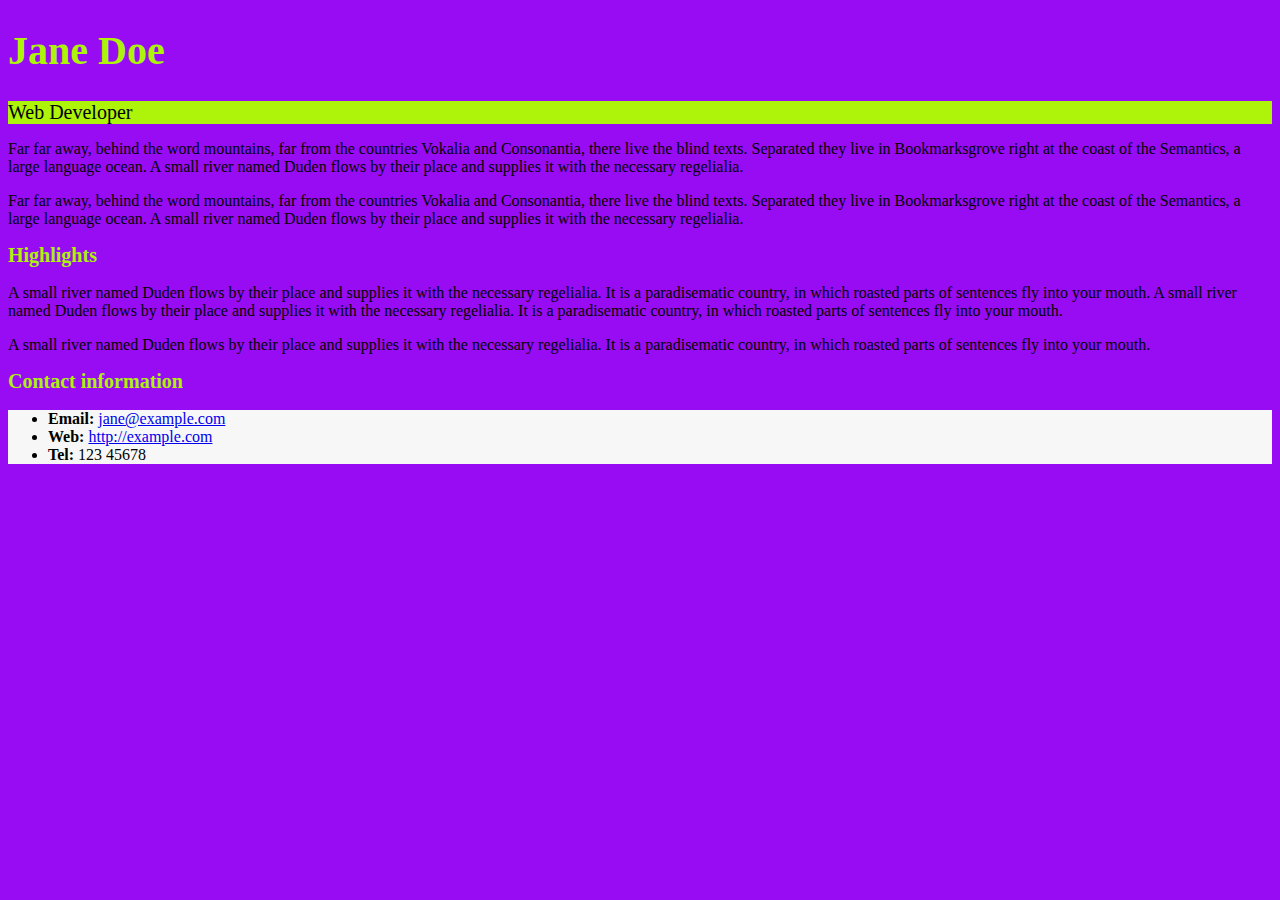
<file: Aula 7 - Mesa de trabalho/index.html>
<!DOCTYPE html>
<html lang="en">

  <head>
    <meta charset="utf-8">
    <title>Jane Doe</title>
    <link rel="stylesheet" href="./css/style.css">
  </head>

  <body>
    <header>
      <h1>Jane Doe</h1>
      <div class="job-title">Web Developer</div>
    </header>

    <main>
      <p>Far far away, behind the word mountains, far from the countries Vokalia and Consonantia, 
        there live the blind texts. Separated they live in Bookmarksgrove right at the coast of 
        the Semantics, a large language ocean. A small river named Duden flows by their place and 
        supplies it with the necessary regelialia.</p>
      <p>Far far away, behind the word mountains, far from the countries Vokalia and Consonantia, 
        there live the blind texts. Separated they live in Bookmarksgrove right at the coast of 
        the Semantics, a large language ocean. A small river named Duden flows by their place and 
        supplies it with the necessary regelialia.</p>

      <h2 id="high">Highlights</h2>

      <p>A small river named Duden flows by their place and supplies it with the necessary regelialia. 
        It is a paradisematic country, in which roasted parts of sentences fly into your mouth. 
        A small river named Duden flows by their place and supplies it with the necessary regelialia. 
        It is a paradisematic country, in which roasted parts of sentences fly into your mouth.</p>
      <p>A small river named Duden flows by their place and supplies it with the necessary regelialia. 
        It is a paradisematic country, in which roasted parts of sentences fly into your mouth.</p>

    </main>

    <footer>
      <h2>Contact information</h2>
      <ul>
        <li><strong>Email:</strong>
          <a href="mailto:jane@example.com">jane@example.com</a>
        </li>
        <li><strong>Web:</strong>
          <a href="http://example.com">http://example.com</a>
        </li>
        <li><strong>Tel:</strong> 123 45678</li>
      </ul>
    </footer>

  </body>

</html>
</file>
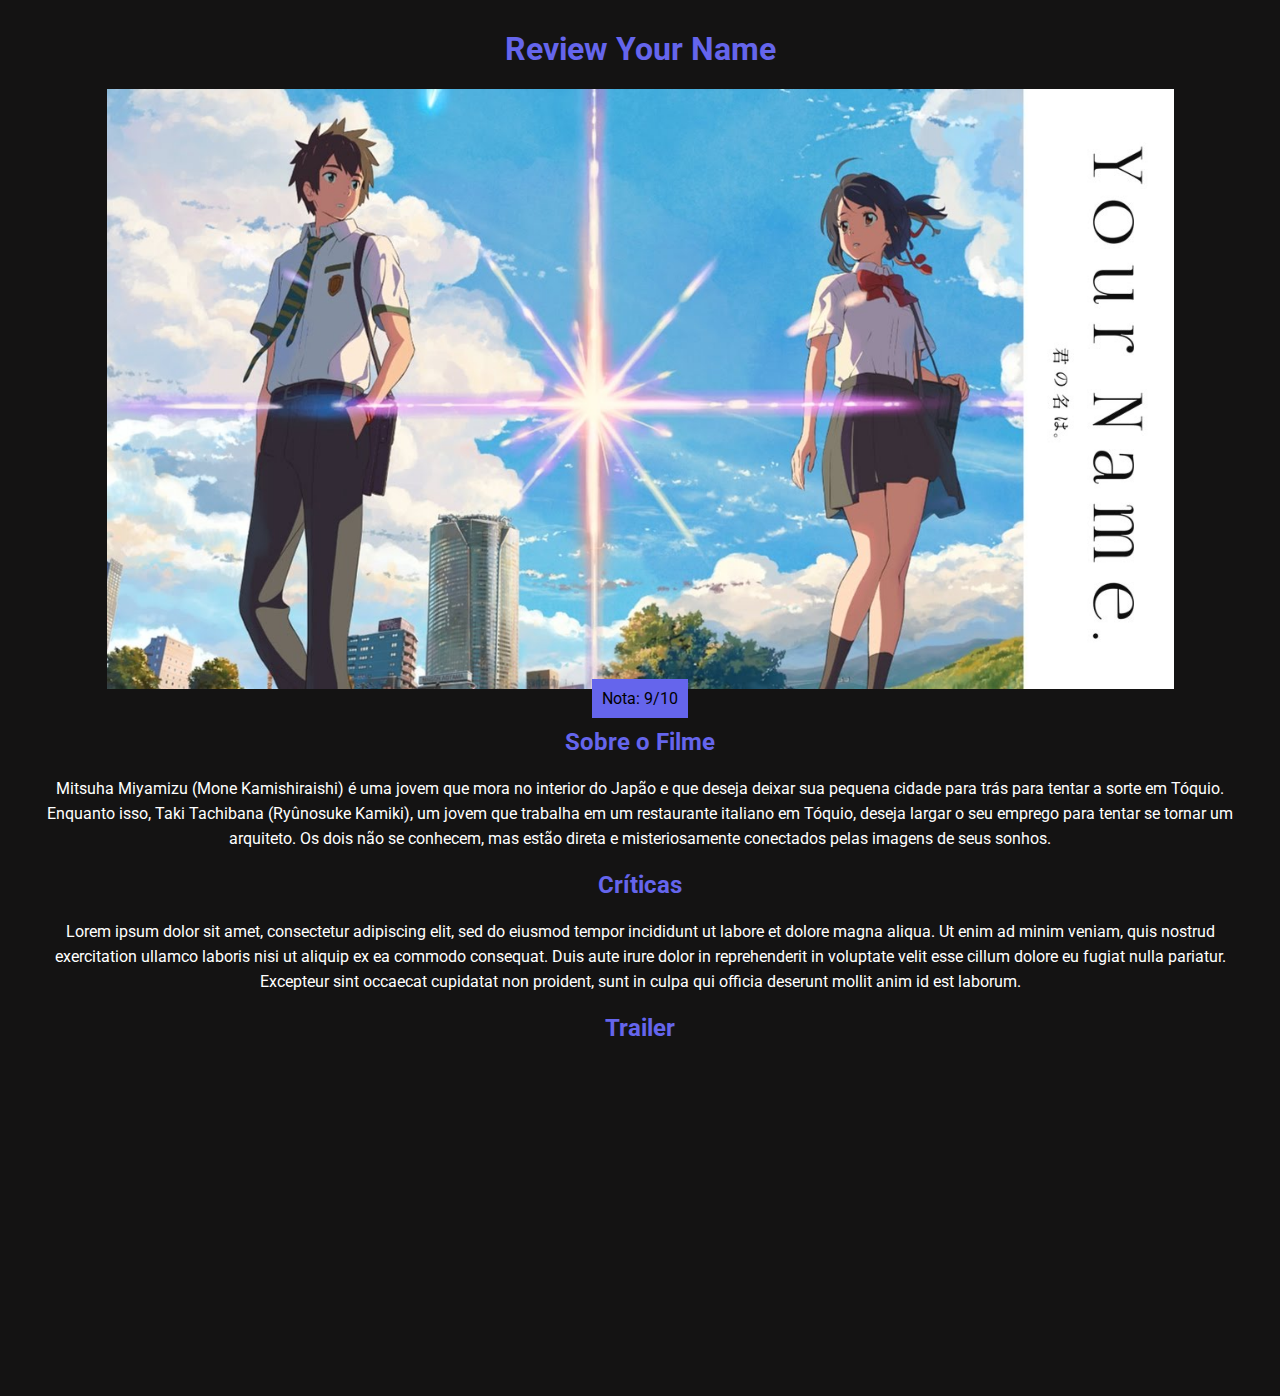
<file: Aula08-Mesa-de-trabalho/index.html>
<!DOCTYPE html>
<html lang="en">
<head>
    <meta charset="UTF-8">
    <meta http-equiv="X-UA-Compatible" content="IE=edge">
    <meta name="viewport" content="width=device-width, initial-scale=1.0">
    <link rel="stylesheet" href="./css/style.css">
    <title>Review</title>
</head>
<body>

    <h1>Review Your Name</h1>

    <div class="media-picture"></div>

    <span class="review-score">Nota: 9/10</span>

    <h2>Sobre o Filme</h2>

    <p>
        Mitsuha Miyamizu (Mone Kamishiraishi) é uma jovem que mora no interior do Japão e que deseja deixar sua pequena cidade para trás para tentar a sorte em Tóquio. Enquanto isso, Taki Tachibana (Ryûnosuke Kamiki), um jovem que trabalha em um restaurante italiano em Tóquio, deseja largar o seu emprego para tentar se tornar um arquiteto. Os dois não se conhecem, mas estão direta e misteriosamente conectados pelas imagens de seus sonhos.
    </p>

    <h2>Críticas</h2>

    <p>
        Lorem ipsum dolor sit amet, consectetur adipiscing elit, sed do eiusmod tempor incididunt ut labore et dolore magna
        aliqua. Ut enim ad minim veniam, quis nostrud exercitation ullamco laboris nisi ut aliquip ex ea commodo consequat.
        Duis aute irure dolor in reprehenderit in voluptate velit esse cillum dolore eu fugiat nulla pariatur. Excepteur
        sint occaecat cupidatat non proident, sunt in culpa qui officia deserunt mollit anim id est laborum.
    </p>

    <h2>Trailer</h2>

    <div>
        <iframe src="https://www.youtube.com/embed/soQXM3XVvIU" title="YouTube video player" frameborder="0" allow="accelerometer; autoplay; clipboard-write; encrypted-media; gyroscope; picture-in-picture" allowfullscreen></iframe>
    </div>    
</body>
</html>
</file>
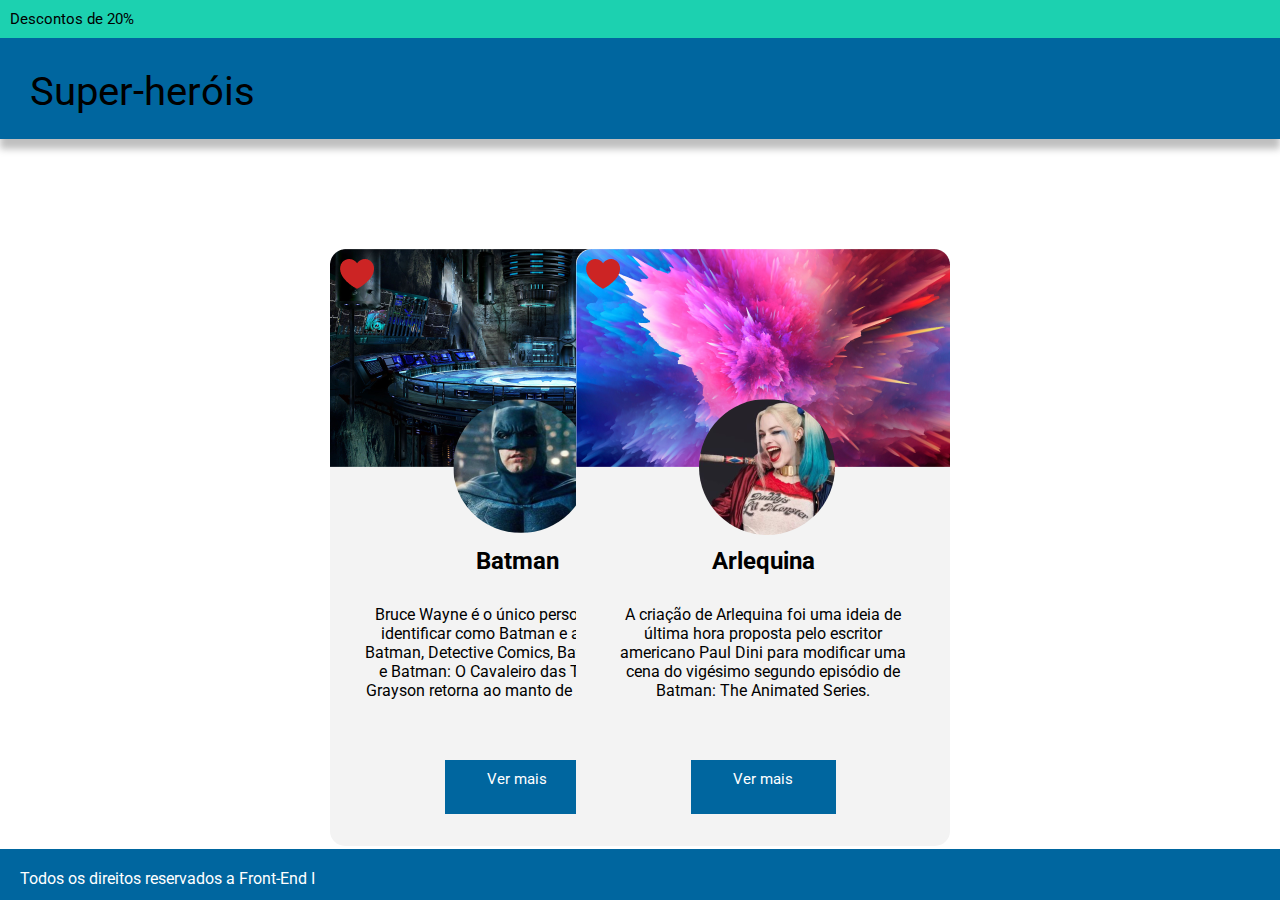
<file: Aula10-Mesa-de-trabalho/index.html>
<!DOCTYPE html>
<html lang="en">
<head>
    <meta charset="UTF-8">
    <meta http-equiv="X-UA-Compatible" content="IE=edge">
    <meta name="viewport" content="width=device-width, initial-scale=1.0">
    <link rel="stylesheet" href="./css/style.css">
    <title>Aula 10</title>
</head>
<body>
    <div class="bar-discount">
        <p>Descontos de 20%</p>
    </div>

    <header>
        <div class="title">
            <h1>Super-heróis</h1>
        </div>
    </header>
     
    <main>
        <section class="cards">
            <div class="card card1 ">
                <div class="card-image card-image1">
                    <img id="character-image" src="./img/liga-justicia-batman-kO4H--1024x512@abc 1.png" alt="">
                    <img id="vector" src="./img/Vector.png" alt="">
                </div>
                
                <div class="card-title">
                    <h2>Batman</h2>
                </div>
                <div class="card-text">
                    <p>Bruce Wayne é o único personagem a se identificar como Batman e aparece em Batman, Detective Comics, Batman e Robin e Batman: O Cavaleiro das Trevas. Dick Grayson retorna ao manto de Asa Noturna.</p>
                </div>
                <div class="button">
                    <span>Ver mais</span>
                </div>
            </div>
            <div class="card card2">
                <div class="card-image card-image2">
                    <img id="character-image" src="./img/liga-justicia-batman-kO4H--1024x512@abc 1 (1).png" alt="">
                    <img id="vector" src="./img/Vector.png" alt="">
                </div>
                <div class="card-title">
                    <h2>Arlequina</h2>
                </div>
                <div class="card-text">
                    <p>A criação de Arlequina foi uma ideia de última hora proposta pelo escritor americano Paul Dini para modificar uma cena do vigésimo segundo episódio de Batman: The Animated Series.</p>
                </div>
                <div class="button">
                    <span>Ver mais</span>
                </div>
            </div>
        </section>
    </main>

   
    <footer>
        <p>Todos os direitos reservados a Front-End I</p> 
     </footer>
     

</body>
</html>
</file>
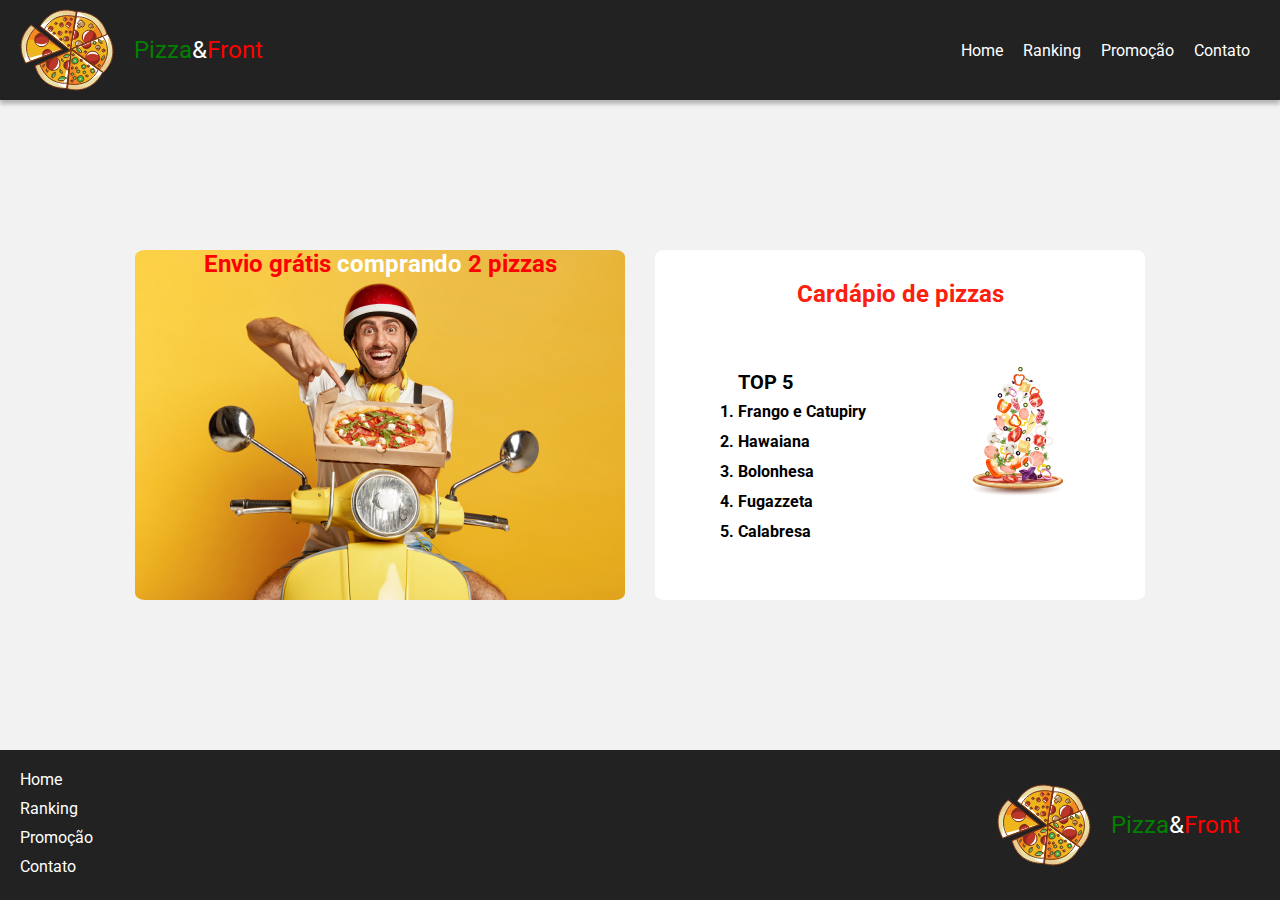
<file: Aula11-Mesa-de-trabalho/index.html>
<!DOCTYPE html>
<html lang="en">
<head>
    <meta charset="UTF-8">
    <meta http-equiv="X-UA-Compatible" content="IE=edge">
    <meta name="viewport" content="width=device-width, initial-scale=1.0">
    <link rel="stylesheet" href="./css/style.css">
    <title>Aula 11</title>
</head>
<body>
    <header>
        <div class="logo">
            <img src="./img/VectorPizza.svg" alt="">
            <p><span class="pizza">Pizza</span><span class="and">&</span><span class="front">Front</span></p>
        </div>
        <div>
            <nav>
                <a href="">Home</a>
                <a href="">Ranking</a>
                <a href="">Promoção</a>
                <a href="">Contato</a>
            </nav>
        </div>
    </header>
    
    <main>
        <section class="cards">
            <div class="card card-delivery">
                <p>Envio grátis <span class="comprando">comprando</span> 2 pizzas</p>
            </div>
            <div class="card card-menu">
                <div class="menu-title">
                    <p>Cardápio de pizzas</p>
                </div>
                <div class="menu-list">
                    <div>
                        <p>TOP 5</p>
                        <ol>
                            <li>Frango e Catupiry</li>
                            <li>Hawaiana</li>
                            <li>Bolonhesa</li>
                            <li>Fugazzeta</li>
                            <li>Calabresa</li>
                        </ol>
                    </div>
                    <div class="menu-image">
                        <img src="./img/PizzaFalling.jpg" alt="">
                    </div>
                </div>
                
            </div>
        </section>
    </main>

    <footer>
        <div>
            <nav>
                <a href="">Home</a>
                <a href="">Ranking</a>
                <a href="">Promoção</a>
                <a href="">Contato</a>
            </nav>
        </div>
        <div class="logo">
            <img src="./img/VectorPizza.svg" alt="">
            <p><span class="pizza">Pizza</span><span class="and">&</span><span class="front">Front</span></p>
        </div>
    </footer>
</body>
</html>
</file>
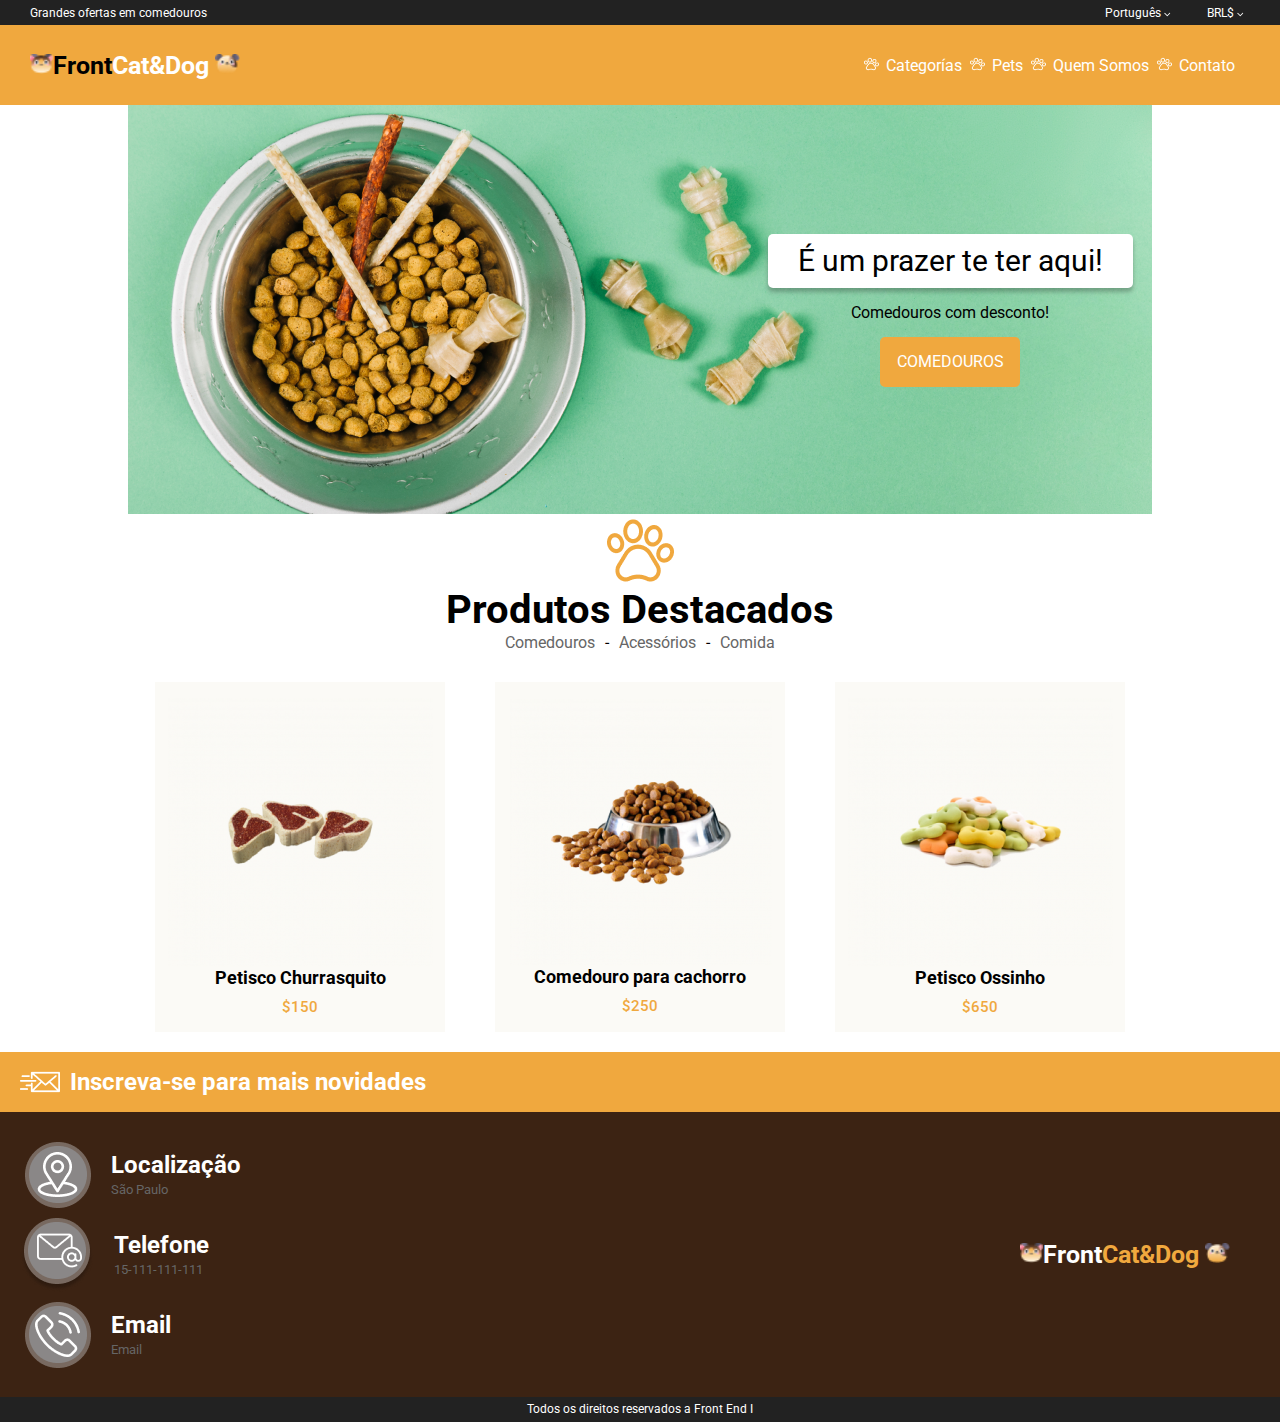
<file: Aula12-Mesa-de-trabalho/index.html>
<!DOCTYPE html>
<html lang="en">
<head>
    <meta charset="UTF-8">
    <meta http-equiv="X-UA-Compatible" content="IE=edge">
    <meta name="viewport" content="width=device-width, initial-scale=1.0">
    <link rel="stylesheet" href="./css/style.css">
    <title>Aula 12</title>
</head>
<body>
    <div class="bar-top">
        <p class="p1">Grandes ofertas em comedouros</p>
        <p class="p2">Português <span><img src="./img/Vector 1.png" alt=""></span></p>
        <p class="p3">BRL$ <span><img src="./img/Vector 1.png" alt=""></span></p>
    </div>

    <header>
        <div class="logo">
            <p><span><img src="./img/Cat.png" alt=""></span><span>Front</span><span class="logo-cat-dog">Cat&Dog</span> <span><img src="./img/Dog.png" alt=""></span></p>
        </div>
        <div class="header-menu">
            <nav>
                <ul class="header-nav">
                    <li><a href="">Categorías</a></li>
                    <li><a href="">Pets</a></li>
                    <li><a href="">Quem Somos</a></li>
                    <li><a href="">Contato</a></li>
                </ul>
            </nav>
        </div>
    </header>

    <main>
        <div class="slide-container">
            <div class="slide">
                <div class="slide-content">
                    <div class="p1"><p>É um prazer te ter aqui!</p></div>
                    <div class="p2"><p>Comedouros com desconto!</p></div>
                    <button class="p3">COMEDOUROS</button>
                </div>
            </div>
        </div>
        <div class="highlights">
            <img src="./img/pawprint 1.png" alt="">
            <h2>Produtos Destacados</h2>
            <div class="highlights-links">
                <a href="">Comedouros</a>
                <span>-</span>
                <a href="">Acessórios</a>
                <span>-</span>
                <a href="">Comida</a>
            </div>
        </div>
        <div class="products">
            <div class="product-card">
                <img src="./img/churrasquito.png" alt="">
                <h2>Petisco Churrasquito</h2>
                <span>$150</span>
            </div>
            <div class="product-card">
                <img src="./img/comedero.png" alt="">
                <h2>Comedouro para cachorro</h2>
                <span>$250</span>
            </div>
            <div class="product-card">
                <img src="./img/Huesito.png" alt="">
                <h2>Petisco Ossinho</h2>
                <span>$650</span>
            </div>
        </div>

    </main>

    <footer>
        <div class="subscription">
            <img src="./img/enviar-correo 1.png" alt="">
            <h2>Inscreva-se para mais novidades</h2>
        </div>
        <div class="phone-bar">
            <div class="icons">
                <div class="location">
                    <img src="./img/Icono-location.png" alt="">
                        <div>
                            <h2>Localização</h2>
                            <span>São Paulo</span>
                        </div>
                </div>
                <div class="phone">
                    <img src="./img/Icono (1).png" alt="">
                        <div>
                            <h2>Telefone</h2>
                            <span>15-111-111-111</span>
                        </div>    
                </div>
                <div class="email">
                    <img src="./img/Icono (2).png" alt="">
                    <div>
                        <h2>Email</h2>
                        <span>Email</span>
                    </div>
                </div>
            </div>
            <div class="logo">
                <p><span><img src="./img/Cat.png" alt=""></span><span class="footer-front">Front</span><span class="logo-cat-dog">Cat&Dog</span> <span><img src="./img/Dog.png" alt=""></span></p>
            </div>
        </div>
        <div class="bar-bottom">
            <p>Todos os direitos reservados a Front End I</p>
        </div>
    </footer>

    
</body>
</html>
</file>
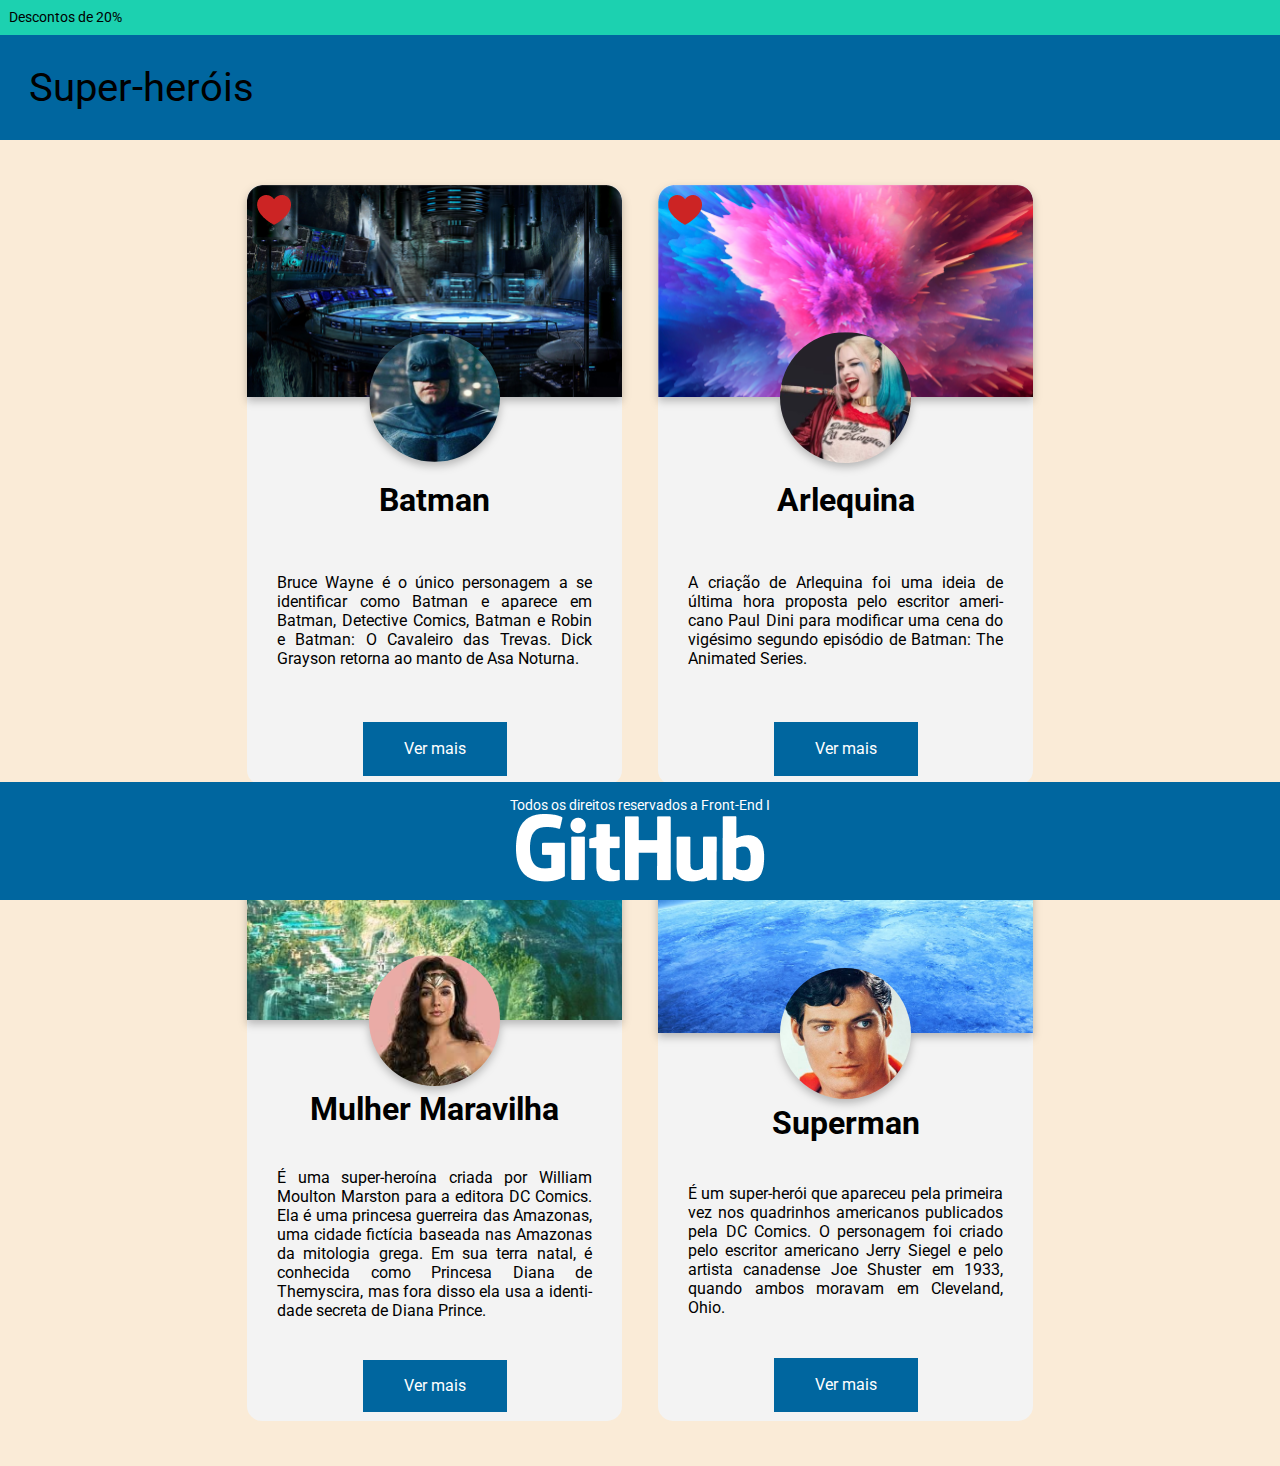
<file: Aula14-Mesa-de-trabalho/index.html>
<!DOCTYPE html>
<html lang="en">
<head>
    <meta charset="UTF-8">
    <meta http-equiv="X-UA-Compatible" content="IE=edge">
    <meta name="viewport" content="width=device-width, initial-scale=1.0">
    <link rel="stylesheet" href="./css/style.css">
    <title>Aula 14</title>
</head>
<body>
    

    <header>

        <div class="bar-discount">
            <p>Descontos de 20%</p>
        </div>

        <div class="title">
            <h1>Super-heróis</h1>
        </div>
    </header>
     
    <main>
        <section class="cards">
            <div class="card">
                
                <div class="card-image card-image1">
                    <img class="character-image" src="./img/liga-justicia-batman-kO4H--1024x512@abc 1.png" alt="">
                    <img class="vector" src="./img/Vector.png" alt="">
                </div>
                
                <div class="card-title">
                    <h2>Batman</h2>
                </div>
                <div class="card-text">
                    <p>Bruce Wayne é o único personagem a se identificar como Batman e aparece em Batman, Detective Comics, Batman e Robin e Batman: O Cavaleiro das Trevas. Dick Grayson retorna ao manto de Asa Noturna.</p>
                </div>
                <div class="button">
                    <a href=""><span>Ver mais</span></a>
                </div>

            </div>
            <div class="card">
                
                <div class="card-image card-image2">
                    <img class="character-image" src="./img/liga-justicia-batman-kO4H--1024x512@abc 1 (1).png" alt="">
                    <img class="vector" src="./img/Vector.png" alt="">
                </div>
                <div class="card-title">
                    <h2>Arlequina</h2>
                </div>
                <div class="card-text">
                    <p>A criação de Arlequina foi uma ideia de última hora proposta pelo escritor americano Paul Dini para modificar uma cena do vigésimo segundo episódio de Batman: The Animated Series.</p>
                </div>
                <div class="button">
                    <a href=""><span>Ver mais</span></a>
                </div>
                
            </div>

            <div class="card">
                
                <div class="card-image card-image3">
                    <img class="character-image" src="./img/liga-justicia-batman-kO4H--1024x512@abc 1 (2).png" alt="">
                    <img class="vector" src="./img/Vector.png" alt="">
                </div>
                <div class="card-title">
                    <h2>Mulher Maravilha</h2>
                </div>
                <div class="card-text">
                    <p>É uma super-heroína criada por William Moulton Marston para a editora DC Comics. Ela é uma princesa guerreira das Amazonas, uma cidade fictícia baseada nas Amazonas da mitologia grega. Em sua terra natal,  é conhecida como Princesa Diana de Themyscira, mas fora disso ela usa a identidade secreta de Diana Prince.</p>
                </div>
                <div class="button">
                    <a href=""><span>Ver mais</span></a>
                </div>
                
            </div>

            <div class="card">
                
                <div class="card-image card-image4">
                    <img class="character-image" src="./img/liga-justicia-batman-kO4H--1024x512@abc 1 (3).png" alt="">
                    <img class="vector" src="./img/Vector.png" alt="">
                </div>
                <div class="card-title">
                    <h2>Superman</h2>
                </div>
                <div class="card-text">
                    <p>É um super-herói que apareceu pela primeira vez nos quadrinhos americanos publicados pela DC Comics. O personagem foi criado pelo escritor americano Jerry Siegel e pelo artista canadense Joe Shuster em 1933, quando ambos moravam em Cleveland, Ohio.</p>
                </div>
                <div class="button">
                    <a href=""><span>Ver mais</span></a>
                </div>
                
            </div>
        </section>
    </main>

   
    <footer>
        <p>Todos os direitos reservados a Front-End I</p>
        <a href="https://github.com/gutolive09" target="_blank"><img src="./img/Vector (1).png" alt=""></a> 
     </footer>
     

</body>
</html>
</file>
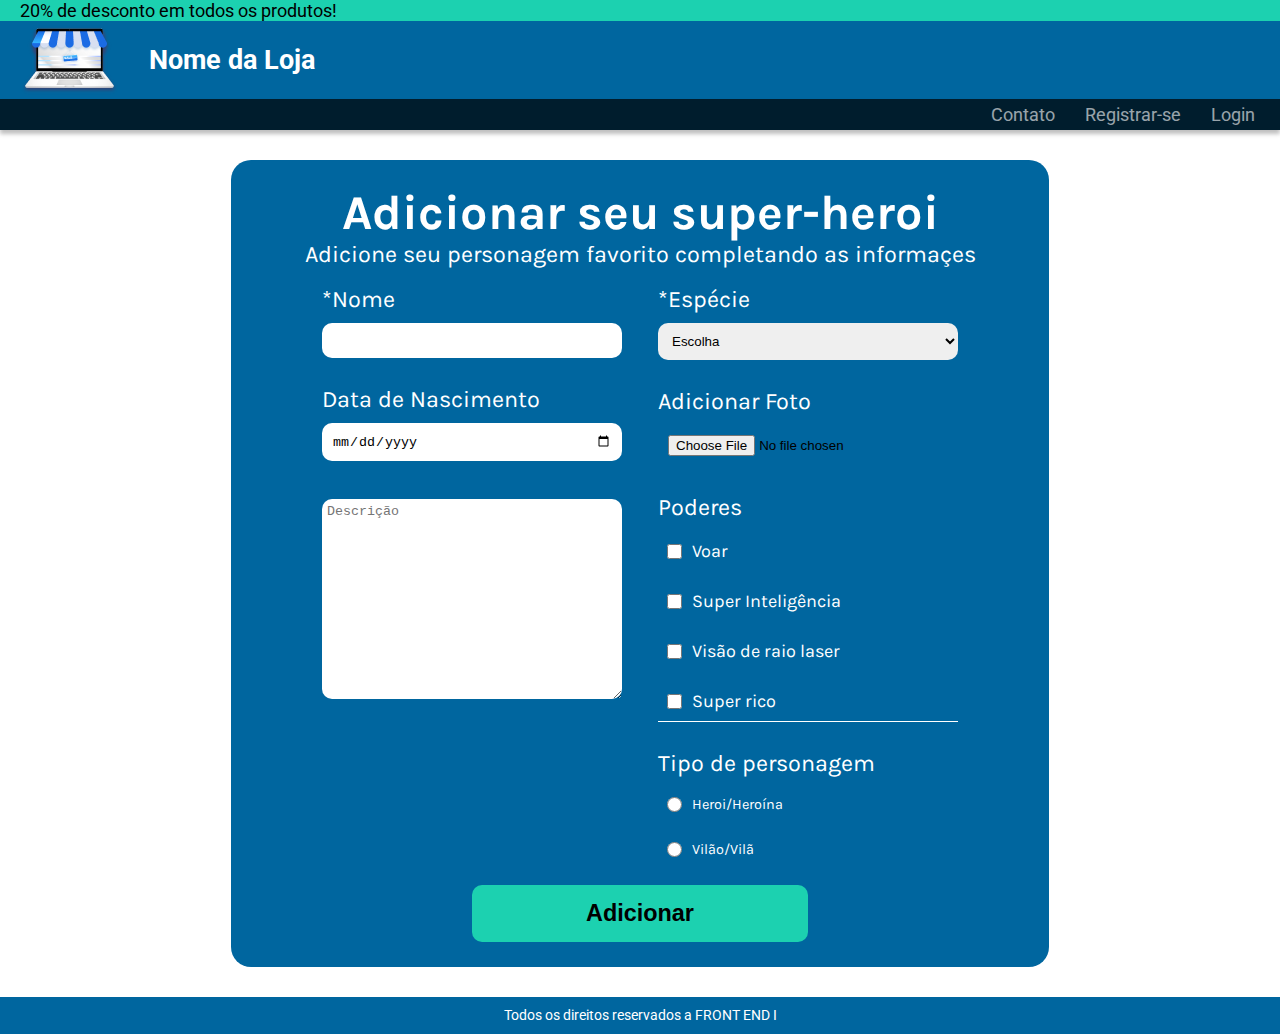
<file: Aula16-Mesa-de-trabalho/index.html>
<!DOCTYPE html>
<html lang="en">
<head>
    <meta charset="UTF-8">
    <meta http-equiv="X-UA-Compatible" content="IE=edge">
    <meta name="viewport" content="width=device-width, initial-scale=1.0">
    <link rel="stylesheet" href="./css/style.css">
    <title>Adicionar</title>
</head>
<body>
    <header>
        <div class="top-bar">  
            <span>20% de desconto em todos os produtos!</span>
        </div>
        <div class="header-logo">
            <a href="">
                <img src="./img/OBJECTS.png" alt="">
            </a>
            <h2>Nome da Loja</h2>
        </div>
        <div class="header-nav">
            <nav>
                <ul>
                    <a href=""><li>Contato</li></a>
                    <a href=""><li>Registrar-se</li></a>
                    <a href=""><li>Login</li></a>
                </ul>
            </nav>
        </div>
    </header>

    <main>
        <div class="container">
            <div class="container-title">
                <h2>Adicionar seu super-heroi</h2>
                <p>Adicione seu personagem favorito completando as informaçes</p>
            </div>
            <form method="post">
                <div class="container-inputs">
                    <div>
                        <div>
                            <label for="nome">*Nome</label>
                            <input type="text" name="nome" id="nome" required>
                        </div>
                        <div>
                            <label for="dataNascimento">Data de Nascimento</label>
                            <input type="date" name="dataNascimento" id="dataNascimento" required>
                        </div>
                        <div>
                            <textarea name="descricao" id="descricao" placeholder="Descrição"></textarea>
                        </div>
                    </div>
                    <div>
                        <div>
                            <label for="especie">*Espécie</label>
                            <select name="especie" id="especie">
                                
                                <option value="none">Escolha</option>
                                <option value="humano">Humano</option>
                                <option value="alienigena">Alienigena</option>
                            </select>
                        </div> 
                        <div>
                            <label for="imagem">Adicionar Foto</label>
                            <input type="file" name="imagem" id="imagem">
                        </div>
                        <div class="check-poderes">
                            <span>Poderes</span>
                            <div>
                                <input type="checkbox" name="poderes" id="voar">
                                <label for="voar">Voar</label>
                            </div>
                            <div>
                                <input type="checkbox" name="poderes" id="superInt">
                                <label for="superInt">Super Inteligência</label>
                            </div>
                            <div>
                                <input type="checkbox" name="poderes" id="visLaser">
                                <label for="visLaser">Visão de raio laser</label>
                            </div>
                            <div>
                                <input type="checkbox" name="poderes" id="supRico">
                                <label for="supRico">Super rico</label>
                            </div>
                        </div>
                        <div class="tipo-personagem">
                            <span>Tipo de personagem</span>
                            <div>
                                <input type="radio" name="tipo" id="heroi">
                                <label for="heroi">Heroi/Heroína</label>
                            </div>
                            <div>
                                <input type="radio" name="tipo" id="vilao">
                                <label for="vilao">Vilão/Vilã</label>
                            </div>
                        </div>
                    </div>
                </div>
                <input type="submit" value="Adicionar">
            </form>
            
            
        </div>
    </main>

    <footer>
        <p>Todos os direitos reservados a FRONT END I</p>
    </footer>
</body>
</html>
</file>
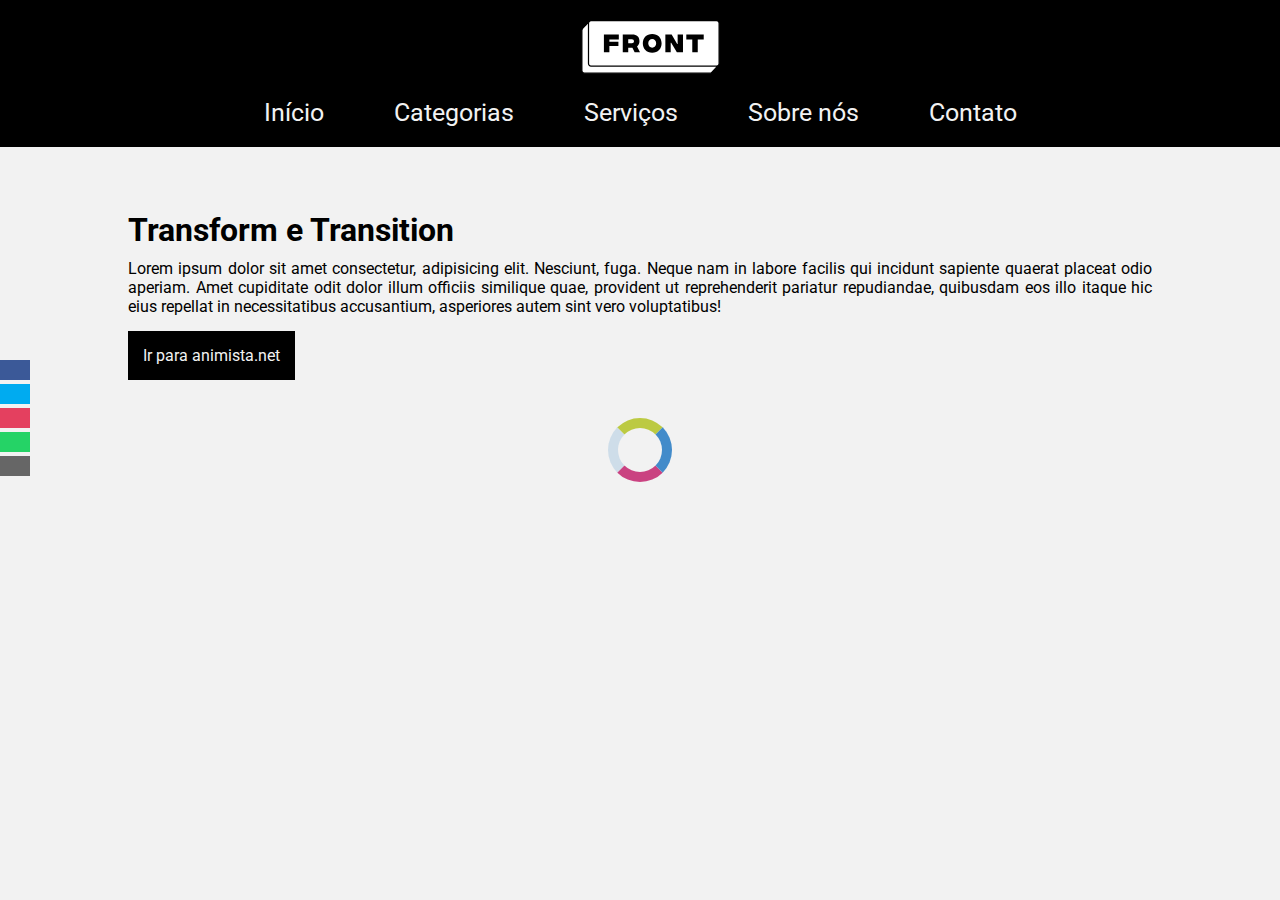
<file: Aula19_Mesa/index.html>
<!DOCTYPE html>
<html lang="pt-BR">
<head>
    <meta charset="UTF-8">
    <meta http-equiv="X-UA-Compatible" content="IE=edge">
    <meta name="viewport" content="width=device-width, initial-scale=1.0">
    <title>CSS avanzado</title>
    <link rel="stylesheet" href="https://use.fontawesome.com/releases/v5.15.3/css/all.css" integrity="sha384-SZXxX4whJ79/gErwcOYf+zWLeJdY/qpuqC4cAa9rOGUstPomtqpuNWT9wdPEn2fk" crossorigin="anonymous">
    <link rel="stylesheet" href="./css/style_base.css">

</head>
<body >
    <header>
        <img class="logo" src="img/logo.svg" alt="">
		<nav>
			<ul>
				<li><a href="#">Início</a></li>
				<li><a href="#">Categorias</a></li>
				<li><a href="#">Serviços</a></li>
				<li><a href="#">Sobre nós</a></li>
				<li><a href="#">Contato</a></li>
			</ul>
		</nav>
	</header>
    <aside class="social">
		<ul>
			<li><a href="#" target="_blank" class="icon-facebook"><i class="fab fa-facebook"></i></a></li>
			<li><a href="#" target="_blank" class="icon-twitter"><i class="fab fa-twitter"></i></a></li>
			<li><a href="#" target="_blank" class="icon-instagram"><i class="fas fa-camera"></i></a></li>
			<li><a href="#" target="_blank" class="icon-whatsapp"><i class="fas fa-comment"></i></a></li>
			<li><a href="mailto:lromiglia@digitalhouse.com" class="icon-mail"><i class="fas fa-envelope"></i></a></li>
		</ul>
    </aside>
    <section class="container ">
        <h1>Transform e Transition</h1>
        <p>Lorem ipsum dolor sit amet consectetur, adipisicing elit. Nesciunt, fuga. Neque nam in labore facilis qui incidunt sapiente quaerat placeat odio aperiam. Amet cupiditate odit dolor illum officiis similique quae, provident ut reprehenderit pariatur repudiandae, quibusdam eos illo itaque hic eius repellat in necessitatibus accusantium, asperiores autem sint vero voluptatibus!</p>
        <a href="https://animista.net/" target="_blank">Ir para animista.net</a>
        
    </section>
    <span class="spinner"></span>
</body>
</html>
</file>
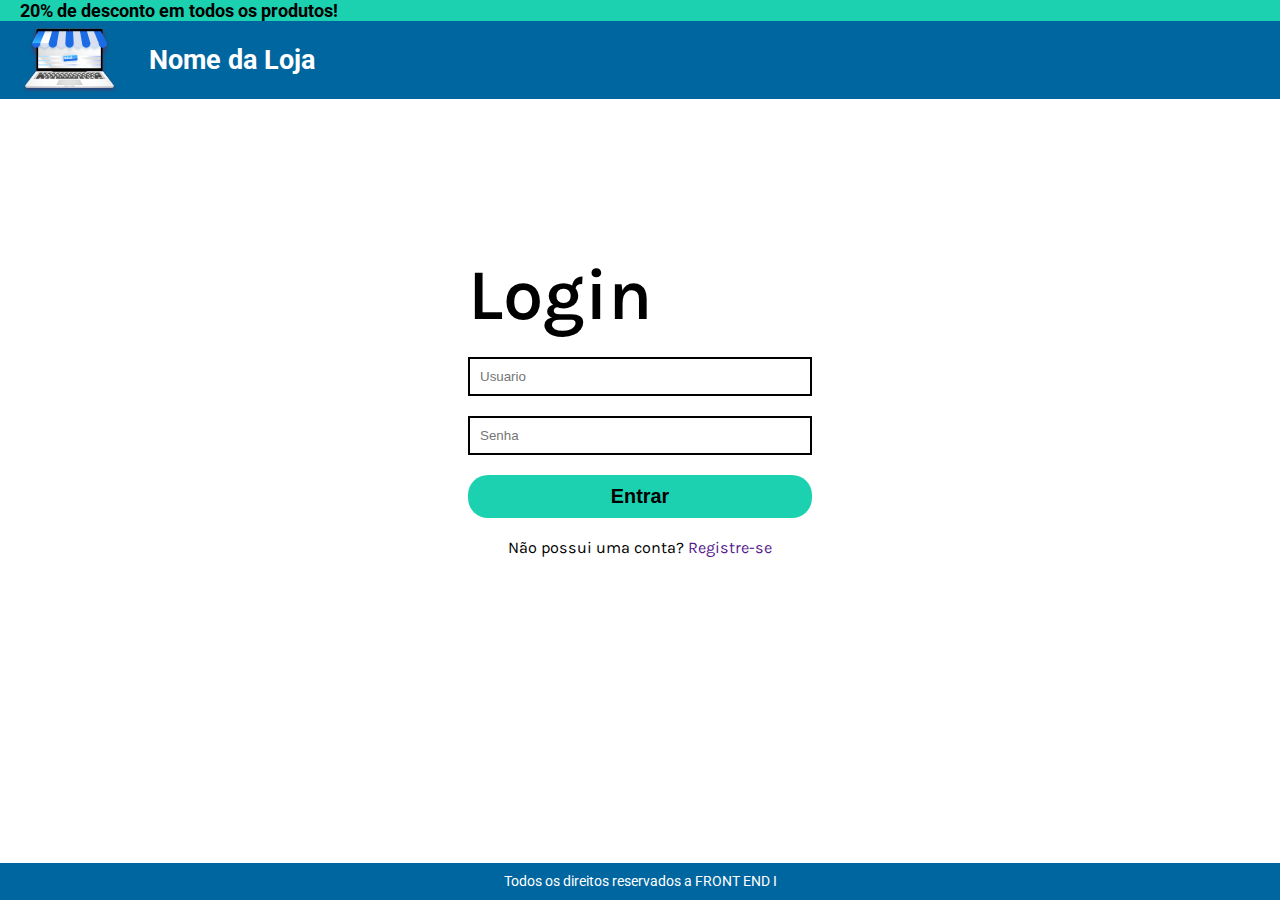
<file: Aula15-Mesa-de-trabalho/login.html>
<!DOCTYPE html>
<html lang="en">
<head>
    <meta charset="UTF-8">
    <meta http-equiv="X-UA-Compatible" content="IE=edge">
    <meta name="viewport" content="width=device-width, initial-scale=1.0">
    <link rel="stylesheet" href="./css/style.css">
    <title>Login</title>
</head>
<body>
    <header>
        <div class="top-bar">  
            <h4>20% de desconto em todos os produtos!</h4>
        </div>
        <div class="header-logo">
            <a href="">
                <img src="./img/OBJECTS.png" alt="">
            </a>
            <h2>Nome da Loja</h2>
        </div>
    </header>

    <main>
        <form>
            <fieldset>
                <legend>Login</legend>
                <div>
                    <input type="email" name="nome" id="nome" placeholder="Usuario">
                </div>
                <div>
                    <input type="password" name="senha" id="senha" placeholder="Senha">
                </div>
                <div>
                    <button type="submit">Entrar</button>
                </div>
                <div>
                    <p>Não possui uma conta? <a href="">Registre-se</a></p>
                </div>
            </fieldset>
        </form>
    </main>

    <footer>
        <p>Todos os direitos reservados a FRONT END I</p>
    </footer>
</body>
</html>
</file>
<file: Aula 7 - Mesa de trabalho/css/style.css>
body {
    background-color: rgb(151, 12, 243);
    color: rgb(2, 2, 2);
    font-family: Georgia, 'Times New Roman', Times, serif;
}

h1 {
    color: #adf30a;
    font-size: 40px;
}

h2 {
    font-size: 20px;
    color: #adf30a;
}

.job-title {
    background-color: #adf30a;
    font-size: 20px;
}

#high {
    color: #adf30a;
}

ul {
    color: black;
    background-color: rgb(247, 247, 247);
}
</file>
<file: Aula08-Mesa-de-trabalho/css/style.css>
@import url('https://fonts.googleapis.com/css2?family=Roboto:wght@300;400;700&display=swap');


* {
    
    text-align: center; 
    font-family: 'Roboto', sans-serif; 
}
body {
    background-color: rgb(20, 19, 19);
    margin: 30px;
}

.media-picture {
    background-image: url(../img/maxresdefault.jpg);
    background-attachment: scroll;
    background-repeat: no-repeat;
    background-size: contain;
    height: 600px;
    background-position: center; 
    
}

p {
    color: white;
    line-height: 25px;
}

h1 {
    color: #6565ec;
}

h2 {
    color: #6565ec;
}

.review-score {
    background-color: #6565ec;
    padding: 10px;
    
}

iframe { 
    height: 300px;
    aspect-ratio: 16/9;
}
</file>
<file: Aula10-Mesa-de-trabalho/css/style.css>
@import url('https://fonts.googleapis.com/css2?family=Roboto:wght@300;400;700&display=swap');

* {
    box-sizing: border-box;
    margin: 0;
    padding: 0;
    font-family: 'Roboto', sans-serif;
}

.bar-discount {
    background-color: #1CD1B0;
    height: 38px;
    width: 100%;
    padding: 10px;
    font-size: 15px;
    line-height: 18px;
    font-weight: 400;
}

header {
    background-color: #00669F;
    height: 101px;
    width: 100%;
    padding: 30px;
    box-shadow: 0px 10px 7px rgba(0, 0, 0, 0.25);
}

footer {
    position: absolute;
    bottom: 0;
    width: 100%;
    height: 51px;
    padding: 20px;
    color: #fff;
    background-color: #00669F;
}

.title {
    font-size: 20px;
}

h1 {
    font-size: 40px;
    font-weight: 400;
    line-height: 47px;
}

.cards {
    position: relative;
}

.card {
    background-color: #F3F3F3;
    width: 374px;
    height: 597px;
    margin: 10px;
    border-radius: 15px;
}

.card1 {
    position: absolute;
    left: 25%;
    top: 100px;
}

.card2 {
    position: absolute;
    right: 25%;
    top: 100px;
}

.card-image {
    height: 218px;
    width: 100%;
}

.card-image1 {
   background-image: url(../img/849bfede3a5193c34ab8a00379e64fa2\ 1.png);
   
}


.card-image2 {
    background-image: url(../img/849bfede3a5193c34ab8a00379e64fa2\ 1\ \(1\).png);
}

.card-title {
    text-align: center;
    margin-top: 80px;
}

.card-text {
    text-align: center;
    padding: 30px;
    margin-bottom: 30px;
}

.button {
    color: #fff;
    text-align: center;
    font-size: 15px;
    font-weight: 400;
    padding: 10px;
    background-color: #00669F;
    width: 145px;
    height: 54px;
    margin: auto;
}

#character-image {
    border-radius: 50%;
    position: relative;
    bottom: -150px;
    left: 33%;
}

#vector {
    position: absolute;
    left: 10px;
    top: 10px;
}
</file>
<file: Aula11-Mesa-de-trabalho/css/style.css>
@import url('https://fonts.googleapis.com/css2?family=Roboto:wght@300;400;700&display=swap');

* {
    box-sizing: border-box;
    margin: 0;
    padding: 0;
    font-family: 'Roboto', sans-serif;
}

header {
    background-color: #222222;
    height: 100px;
    padding: 10px;
    display: flex;
    justify-content: space-between;
    box-shadow: 0px 4px 4px rgba(0, 0, 0, 0.25);
}

body {
    background-color: #f2f2f2;
}

main {
    height: calc(100vh - 250px);
}

.cards {
    height: 100%;
    display: flex;
    justify-content:center;
    flex-direction: row;
    align-items: center;
    gap: 30px;
}

footer {
    position: absolute;
    bottom: 0;
    display: flex;
    justify-content: space-between;
    padding: 20px;
    width: 100%;
    height: 150px;
    background-color: #222222;
}

.logo {
    display: flex;
    align-items: center;
    gap: 20px;
    font-size: 24px;
    margin-left: 10px;
}

footer .logo {
    margin-right: 20px;
}

.pizza {
    color: green;
}

.and {
    color: white;
}

.front {
    color: red;
}

.comprando {
    color: #fff;
}

nav {
    margin-right: 20px;
    height: 100%;
    display: flex;
    align-items: center;
    gap: 20px;
}

footer nav {
    flex-direction: column;
    align-items: flex-start;
    gap: 10px;
}

a {
    color: white;
    text-decoration: none;
    font-size: 16px;
    font-weight: 400;
}

.card {
    border-radius: 2%;
}

.card-delivery {
    width: 490px;
    height: 350px;
    background-image: url(../img/delivery.jpg);
}

.card-delivery p {
    color: red;
    text-align: center;
    font-size: 24px;
    font-weight: 700;
}

.card-menu {
    width: 490px;
    height: 350px;
    background-color: #fff;
    padding: 30px;
}

.menu-title {
    color: #FC200C;
    font-size: 24px;
    font-weight: 700;
    text-align: center;
    height: 30%;

}

.menu-list {
    display: flex;
    justify-content: space-around;
    font-weight: 700;
    line-height: 30px;
}

.menu-list p {
    font-size: 20px;
}
</file>
<file: Aula12-Mesa-de-trabalho/css/style.css>
@import url('https://fonts.googleapis.com/css2?family=Roboto:wght@300;400;700&display=swap');

* {
    box-sizing: border-box;
    margin: 0;
    padding: 0;
    font-family: 'Roboto', sans-serif;
}

.bar-top {
    background-color: #222222;
    height: 25px;
    color: #fff;
    font-size: 12px;
    display: flex;
    align-items: center;
    padding-left: 30px;
}

.bar-top .p1 {
    flex-grow: 25;
}

.bar-top .p2 {
    flex-grow: 1;
}

.bar-top .p3 {
    flex-grow: 1;
}

header {
    background-color: #F0A83E;
    height: 80px;
    display: flex;
    justify-content: space-between;
    align-items: center;
    padding: 30px;
}
.header-menu {
    display: flex;
    flex-direction: row;
}

a {
    text-decoration: none;
}

header a {
    color: #fff;
}

.header-nav li {
    list-style-image: url(../img/pawprint\ 4.png);
    float: left;
    margin: 15px;
}

.logo {
    font-size: 25px;
    font-weight: 700;
}

.logo img {
    height: 20px;
}

.logo-cat-dog {
    color: #fff;
}

.slide-container {
    display: flex;
    justify-content: center;
    height: 410px;
}

.slide {
    background-image: url(../img/bowl-and-pet-daities-on-green-background\ 1.png);
    background-repeat: no-repeat;
    height:410px;
    width: 1025px;
    padding: 20px;
    display: flex;
    flex-direction: column;
    align-items: flex-end;
}

.slide-content {
    height: 100%;
    display: flex;
    flex-direction: column;
    justify-content: center;
    align-items: center;
}

.slide .p1 {
    background-color: #fff;
    height: 54px;
    width: 365px;
    border-radius: 5px;
    box-shadow: 0px 4px 4px rgba(0, 0, 0, 0.25);
    font-size: 30px;
    display: flex;
    justify-content: center;
    align-items: center;
}

.slide .p2 {
    font-size: 16px;
    margin: 15px;
}

.slide .p3 {
    color: #fff;
    font-size: 16px;
    background-color: #F0A83E;
    border: 0px;
    border-radius: 5px;
    width: 140px;
    height: 50px;
}

.highlights {
    display: flex;
    flex-direction: column;
    justify-content: center;
    align-items: center;
    height: 30%;
}

.highlights h2 {
    font-size: 40px;
    font-weight: 700;  
}

.highlights-links {
    
    display: flex;
    justify-content: center;
    gap: 10px;
}

.highlights-links a {
    color: #666666;
    margin-bottom: 30px;
}

.products {
    display: flex;
    justify-content: center;
    gap: 50px;
}

.product-card {
    background-color: #FBFAF6;
    height: 350px;
    width: 290px;
    font-size: 12px;
    font-weight: 500;
    display: flex;
    flex-direction: column;
    justify-content: center;
    align-items: center;
}

.product-card span {
    color: #F0A83E;
    font-size: 15px;
    font-weight: 500;
    margin-top: 10px;
}


footer {
    position: relative;
    margin-top: 20px;
}

.subscription {
    height: 60px;
    padding: 20px;
    background-color: #F0A83E;
    display: flex;
    align-items: center;
}

.subscription h2 {
    color: #fff;
    margin-left: 10px;
}

.phone-bar {
    background-color: #3C2313;
    height: 285px;
    padding: 20px;
    display: flex;
    justify-content: space-between;
    align-items: center;
}

footer .logo {
    margin-right: 30px;
}

.icons {
    color: #fff;
    display: flex;
    flex-direction: column;
   align-items: flex-start;
    gap: 10px;
    width: 50%;
}

.icons span {
    font-size: 13px;
    color: #666666;
}


.bar-bottom {
    background-color: #222222;
    height: 25px;
    color: #fff;
    font-size: 12px;
    text-align: center;
    padding-top: 5px;
}

.location {
    display: flex;
    align-items: center;
    gap: 20px;
    margin-left: 5px;
}

.phone {
    display: flex;
    align-items: center;
    gap: 20px;
}

.email {
    display: flex;
    align-items: center;
    gap: 20px;
    margin-left: 5px;
}

footer .footer-front {
    color: #fff;
}

footer .logo-cat-dog {
    color: #F0A83E;
}
</file>
<file: Aula14-Mesa-de-trabalho/css/style.css>
@import url('https://fonts.googleapis.com/css2?family=Roboto:wght@300;400;700&display=swap');

* {
    box-sizing: border-box;
    margin: 0;
    padding: 0;
    font-family: 'Roboto', sans-serif;
}

html {
    font-size: 18px;
}

.bar-discount {
    background-color: #1CD1B0;
    width: 100%;
    padding: 0.5rem;
    font-size: 0.8rem;
    font-weight: 400;
}

header {
    width: 100%;
    box-shadow: 0px 10px 7px rgba(0, 0, 0, 0.25);
}

.title {
    background-color: #00669F;
    padding: 1.6rem;
}

footer {
    position: fixed;
    bottom: 0; 
    width: 100%;
    padding: 0.8rem;
    color: #fff;
    background-color: #00669F;
    font-size: 0.8rem;
    text-align: center;
}

h1 {
    font-size: 2.2rem;
    font-weight: 400;
}

.cards {
    display: flex;
    flex-direction: row;
    justify-content: center;
    align-items: center;
    flex-wrap: wrap;
    gap: 1rem;
    height: 100%;
    padding: 2rem;
    background-color: antiquewhite;
}

.card {
    background-color: #F3F3F3;
    width: 375px;
    height: 600px;
    margin: 0.5rem;
    padding-bottom:0.5rem;
    border-radius: 15px;
    gap: 10px;
    display: flex;
    flex-direction: column;
    justify-content: space-between;
    align-items: center;
    
}

.card-image {
    background-repeat: no-repeat;
    height: 36%;
    width: 100%;
    border-top-left-radius: 15px;
    border-top-right-radius: 15px;
    position: relative;
    background-size: cover;
    filter: drop-shadow(0px 4px 4px rgba(0, 0, 0, 0.25));
    display: flex;
    justify-content: center;
    align-items: center;
}

.card-image1 {
   background-image: url(../img/849bfede3a5193c34ab8a00379e64fa2\ 1.png);
   
}


.card-image2 {
    background-image: url(../img/849bfede3a5193c34ab8a00379e64fa2\ 1\ \(1\).png);
   
}

.card-image3 {
    background-image: url(../img/849bfede3a5193c34ab8a00379e64fa2\ 1\ \(2\).png);
}

.card-image4 {
    background-image: url(../img/849bfede3a5193c34ab8a00379e64fa2\ 1\ \(3\).png);
}

.card-title {
    text-align: center;
    margin-top: 60px;
    font-size: 1.2rem;
}

.card-text {
    text-align: center;
    padding: 30px;
    font-size: 0.9rem;
    text-align: justify;
    hyphens: auto;
}

.button {
    display: flex;
    justify-content: center;
    align-items: center;
    font-size: 0.9rem;
    font-weight: 400;
    padding: 0.5rem;
    background-color: #00669F;
    width: 8rem;
    height: 3rem;
}

a {
    text-decoration: none;
    color: #fff;

}

.character-image {
    width: 35%;
    border-radius: 50%;
    position: relative;
    bottom: -50%;
}

.vector {
    position: absolute;
    left: 10px;
    top: 10px;
}


@media (max-width: 768px){

    html {
        font-size: 16px;
    }

    .character-image {
        width: 40%;
    }
}
</file>
<file: Aula16-Mesa-de-trabalho/css/style.css>
@import url('https://fonts.googleapis.com/css2?family=Karla:wght@300;400;500&family=Roboto:wght@300;400;700&display=swap');
* {
    box-sizing: border-box;
    margin: 0;
    padding: 0;
}
html {
    font-size: 18px;
}

body {
    width: 100vw;
}

header {
    background-color: #00669F;
    width: 100vw;
    font-family: 'Roboto', sans-serif;
}

.top-bar {
    font-weight: 400;
    background-color: #1CD1B0;
    padding-left: 20px;
}

.header-logo {
    display: flex;
    align-items: center;
    gap: 30px;
    color: #fff;
    padding-left: 20px;
}

.header-logo img:hover {
    transform: scale(1.1);
    transition: 0.2s;
}

.header-nav {
    display: flex;
    justify-content: flex-end;
    background-color: #001D2D;
    padding: 5px;
    box-shadow: 0px 4px 4px rgba(0, 0, 0, 0.25);
}

.header-nav ul {
    display: flex;
    gap: 30px;
    padding-right: 20px;
    list-style: none;
}

ul a {
    text-decoration: none;
    color: #fff;
    opacity: 60%;
}

ul a:hover {
    transform: scale(1.1);
    opacity: 100%
}

main {
    padding: 30px;
    display: flex;
    justify-content: center;
}

.container {
    background-color: #00669F;
    color: #fff;
    font-family: 'Karla', 'sans-serif';
    padding: 2% 6%;
    border-radius: 20px;   
}

.container form {
    display: flex;
    flex-direction: column;
    align-items: center;
}



.container-title {
    text-align: center;
    font-size: 1.8rem;
}

.container-title p {
    font-size: 1.3rem;
}

.container-inputs {
    display: flex;
    flex-direction: row;
    flex-wrap: wrap;
    font-size: 1.3rem;
    
}

.container-inputs div{
    display: flex;
    flex-direction: column;
    gap: 10px;
    margin: 9px;
}

.container-inputs form {
    width: 50%;
}

input[type="text"], [type="date"] {
    width: 300px;
    padding: 10px;
    border-radius: 10px;
    outline: none;
    border: none;
}

input[type="file"] {
    padding: 10px;
    width: fit-content;
    color: #000000;
}

input[type="checkbox"], [type="radio"] {
    height: 15px;
    width: 15px;
}

select {
    width: 300px;
    padding: 10px;
    border-radius: 10px;
    border: none;
    outline: none;
}

.check-poderes {
    display: flex;
    flex-direction: column;
    border-bottom: 1px solid #fff;
}

.check-poderes div {
    display: flex;
    flex-direction: row;
    align-items: center;
    font-size: 1rem;
}

.tipo-personagem div{
    display: flex;
    flex-direction: row;
    align-items: center;
    font-size: 0.8rem;
}

textarea {
    padding: 5px;
    height: 200px;
    border-radius: 10px;
    border: none;
    outline: none;
    margin-top: 10px;
}

input[type="submit"] {
    width: 50%;
    border: none;
    border-radius: 10px;
    font-weight: 700;
    background-color: #1CD1B0;
    font-size: 1.3rem;
    padding: 15px;
}

input[type="submit"]:hover {
    transform: scale(1.1);
    transition: 0.1s;
}

input[type="submit"]:active {
    background-color: #001D2D;
    color: #fff;
    transition: 0.1s;
}

footer {
    color: #fff;
    text-align: center;
    font-family: "Roboto","sans-serif";
    font-size: 0.8rem;
    background-color: #00669F;
    position:relative;
    width: 100%;
    padding: 10px;
}

@media(max-width: 820px) {

    html {
        font-size: 20px;
    }

    .top-bar {
        text-align: center;
    }


    .header-logo {
        padding-right: 10px;
    }

    .container {
        margin: auto;
        padding: 2% 2%;
    }

    .container-inputs {
        display: flex;
        flex-direction: column;
        justify-content: center;
        align-items: center;
    }
}
</file>
<file: Aula19_Mesa/css/style_base.css>
@import url('https://fonts.googleapis.com/css2?family=Roboto:wght@300&display=swap');

*{
    box-sizing: border-box;
    margin: 0;
    padding: 0;
}
:root{
    --primary-color: #000;
    --secondary-color:#f2f2f2;
    --decoration-color:#c79800;
   }

body{
    background:var(--secondary-color);
    font-family: 'Roboto';
    color:var(--primary-color);
    width: 100%;
  }

header{
    background-color:var(--primary-color);
    text-align: center;
    z-index: 100;
}
header .logo {
    margin-top: 20px;
    margin-left: 20px;
}

/** Menu principal */
nav ul {
    display: flex; 
    justify-content: center;
    list-style: none;
}
nav ul li {
    margin: 20px;
}
nav ul li a{
    position:relative;
    margin:15px;
    font-size:25px;  
    color:var(--secondary-color);
    text-decoration: none;    
}

nav ul li a::before{
    content:'';
    background: var(--decoration-color);
    position:absolute;
    bottom:-10px;
    height:5px;
    width: 0%;
    transition: 1s;
    

    /*dica: width iniciando em 0 e aplicação de uma transição*/
  }
  
  nav ul li a:hover::before{
   /*dica: width 100*/
   width: 100%;
   
  }
  

/* Barra redes sociais*/
.social {
	position: fixed; 
	left: 0; 
	top: calc(50% - 90px); 
	z-index: 2000; 
}
.social ul {
	list-style: none;
}

.social ul li a {
    display: inline-block; 
    color:var(--secondary-color);
    background: var(--primary-color);
    padding: 10px 15px;
    text-decoration: none;
    transition: ease-out 0.5s;
    /* transition: ; */
}

.social ul li .icon-facebook {background:#3b5998;} 
.social ul li .icon-twitter {background: #00abf0;}
.social ul li .icon-instagram {background: #E4405F;}
.social ul li .icon-whatsapp {background: #25D366;}
.social ul li .icon-mail {background: #666666;}

.social ul li a:hover{
    /* transform: ; */
    background-color: #000;
    padding: 10px 30px;
}


  /* Conteudo */
.container{
    width: 80%;
    margin: 5% auto;
}

.container p{
    margin-top: 10px;
    text-align: justify;
}
.container a{
    display: inline-block;
    background-color:var(--primary-color);
    color:var(--secondary-color);
    text-decoration: none;
    padding: 15px;
    margin-top: 15px;
}
.container a:hover{
    color:var(--decoration-color);
}
 
/* spinner| */
.spinner{
    width: 64px;
    height: 64px;
    position: fixed;
    top: calc(50% - 32px);
    left: calc(50% - 32px);
    border-radius: 50%;
    z-index: 2
 }
.spinner {
    background-color: transparent;
    border-top: 10px solid rgb(188, 202, 66);
    border-right: 10px solid rgb(66,139,202);
    border-bottom: 10px solid rgb(202, 66, 129);
    border-left: 10px solid rgba(66,139,202,.2);
     /* animation: ; */
     animation: girar 1s infinite;
     animation-timing-function: linear;
 }
 

 @keyframes girar {
    
    0% {
        transform: rotate(0deg);
    }

    100% {
        transform: rotate(360deg);
    }
 }
/* keyframes    
    crie a animação com a rotação do tempo 0 ao tempo 100
 */
</file>
<file: Aula15-Mesa-de-trabalho/css/style.css>
@import url('https://fonts.googleapis.com/css2?family=Karla:wght@300;400;500&family=Roboto:wght@300;400;700&display=swap');
* {
    box-sizing: border-box;
    margin: 0;
    padding: 0;
}
html {
    font-size: 18px;
}
header {
    background-color: #00669F;
    width: 100vw;
    font-family: 'Roboto', sans-serif;
}

.top-bar {
    font-weight: 400;
    background-color: #1CD1B0;
    padding-left: 20px;
}

.header-logo {
    display: flex;
    align-items: center;
    gap: 30px;
    color: #fff;
    padding-left: 20px;
}


main {
    display: flex;
    justify-content: center;
    align-items: center;
    font-family: 'Karla', sans-serif;
}

fieldset {
    margin-top: 40%;
    display: flex;
    flex-direction: column;
    align-items: center;
    height: 200px;
    width: 30vw;
    border: none;
    padding: 20px;
    gap: 20px;
}

legend {
    font-size: 4rem;
    font-weight: 600;
}

fieldset div {
    display: flex;
    flex-direction: column;
    width: 100%;
}

input[type="email"], [type="password"] {
    padding: 10px;
    border: 2px solid;
    outline: none;
}

fieldset button {
    font-size: 1.1rem;
    font-weight: 600;
    padding: 10px;
    background-color: #1CD1B0;
    border: none;
    border-radius: 20px;
}
fieldset p {
    text-align: center;
    font-size: 0.9rem;
}

a {
    text-decoration: none;
}

footer {
    color: #fff;
    text-align: center;
    font-family: "Roboto","sans-serif";
    font-size: 0.8rem;
    background-color: #00669F;
    position: absolute;
    bottom: 0;
    width: 100%;
    padding: 10px;
}

@media(max-width: 820px) {

    html {
        font-size: 14px;
    }

    .top-bar {
        text-align: center;
    }

    fieldset {
        width: 70vw;
    }

    .header-logo {
        padding-right: 10px;
    }
}

@media (max-width: 414px) {

    fieldset {
        width: 90vw;
    }
}
</file>
